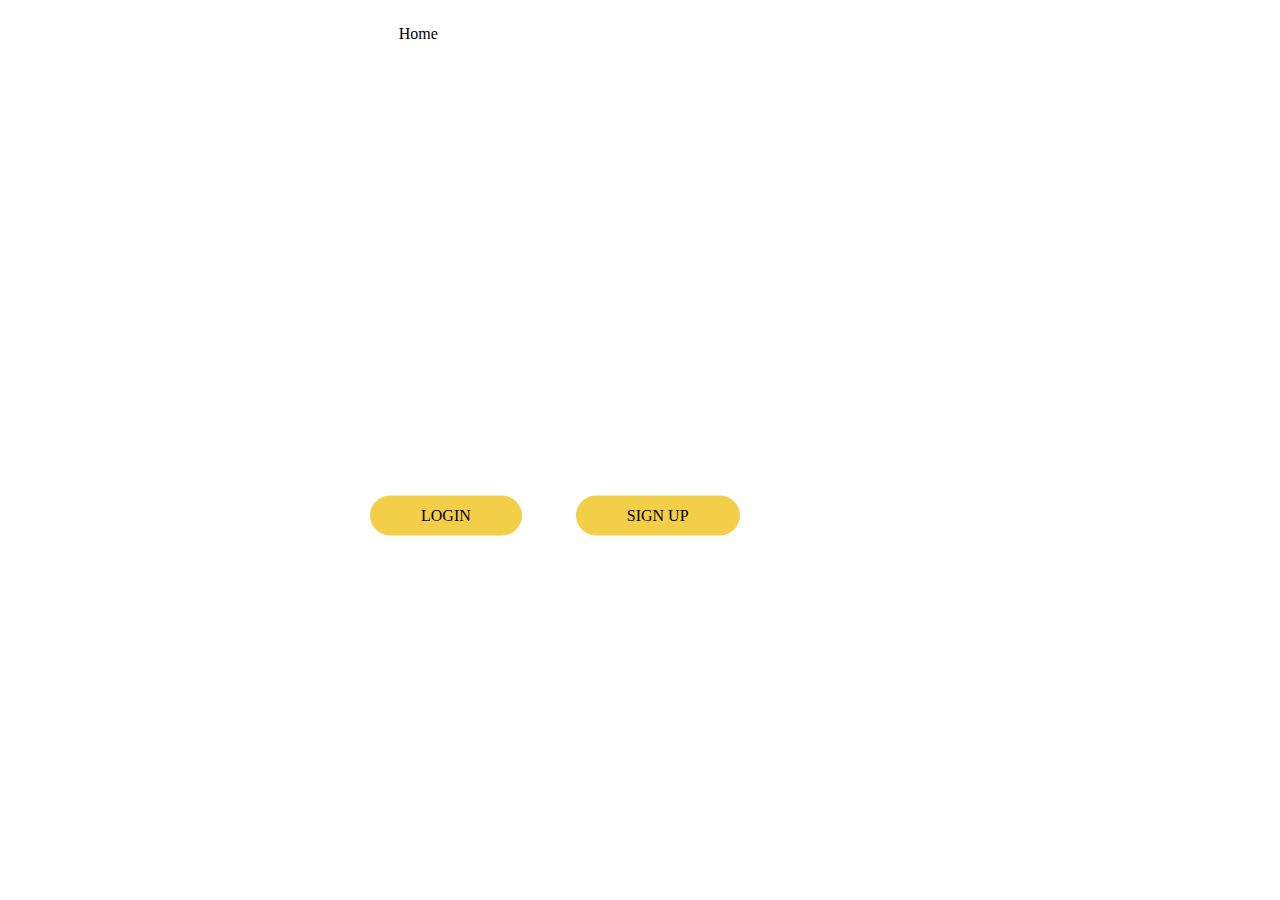
<file: index.html>
<!DOCTYPE html>
<html>

<head>
    <title>Travelling At Your finger Tips</title>
    <link rel="stylesheet" type="text/css" href="style.css">

</head>

<body>
    <header>
        <div class="main">
            <ul>
                <li class="active"><a href="#">Home</a></li>
                <li><a href="flightbooking/index.html">Flights</a></li>
                <li><a href="https://www.redbus.in/?utm_source=brand_paid&utm_medium=irctc&utm_campaign=trainsproject&utm_term=del&utm_content=1_hin">Buses</a></li>
                <li><a href="https://www.irctc.co.in/nget/train-search">Trains</a></li>
                <li class=""><a href="Hotelbooking/index.html">Hotel</a></li>
                <li class=""><a href="taxibooking/index.html">Taxi</a></li>
                <li class=""><a href="food delivery/index.html">Food</a></li>
                <li class=""><a href="OurServices/index.html">Services</a></li>
                <li class=""><a href="Aboutus/index.html">About Us</a></li>
                <li class=""><a href="contactus/index.html">Contact Us</a></li>

            </ul>
        </div>
        <div class="title">
            <h1>
                Travelling At Your finger Tips
            </h1>
            <p class="banner-btn">
                <a href="Loginform\\loginindex.html" class="active">login</a>
                <a href="Loginform\\register.html" class="active">Sign up</a>
            </p>

        </div>
    </header>
</body>

</html>
</file>
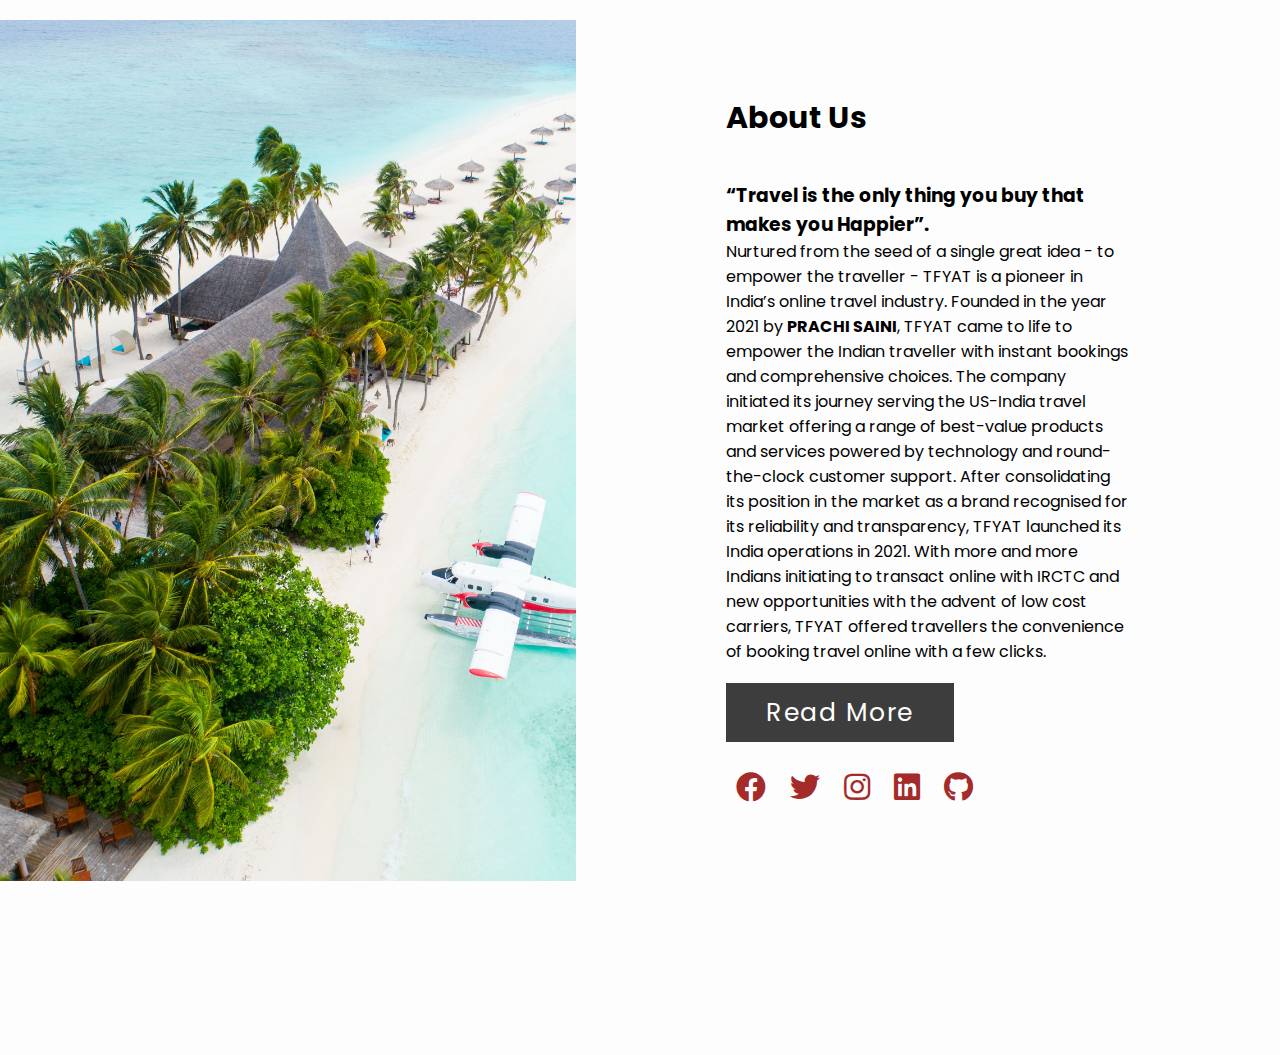
<file: Aboutus/index.html>
<html lang="en">

<head>
    <meta charset="UTF-8">
    <meta name="viewport" content="width=device-width, initial-scale=1.0">

    <title></title>
    <link rel="stylesheet" href="style.css">
    <link rel="stylesheet" href="https://pro.fontawesome.com/releases/v5.10.0/css/all.css" />
</head>

<body>
    <div class="about-section">
        <div class="inner-container">
            <h1>About Us</h1>
            <p class="text">
                <h3>“Travel is the only thing you buy that makes you Happier”.</h3>
                Nurtured from the seed of a single great idea - to empower the traveller - TFYAT is a pioneer in India’s online travel industry. Founded in the year 2021 by <b>PRACHI SAINI</b>, TFYAT came to life to empower the Indian traveller with instant
                bookings and comprehensive choices. The company initiated its journey serving the US-India travel market offering a range of best-value products and services powered by technology and round-the-clock customer support. After consolidating
                its position in the market as a brand recognised for its reliability and transparency, TFYAT launched its India operations in 2021. With more and more Indians initiating to transact online with IRCTC and new opportunities with the advent
                of low cost carriers, TFYAT offered travellers the convenience of booking travel online with a few clicks.
            </p>
            <div class="button"><a href="">Read More</a></div>
            <div class="social">
                <a href=""><i class="fab fa-facebook"></i></a>
                <a href=""><i class="fab fa-twitter"></i></a>
                <a href=""><i class="fab fa-instagram"></i></a>
                <a href=""><i class="fab fa-linkedin"></i></a>
                <a href=""><i class="fab fa-github"></i></a>
            </div>
        </div>
    </div>
</body>

</html>
</file>
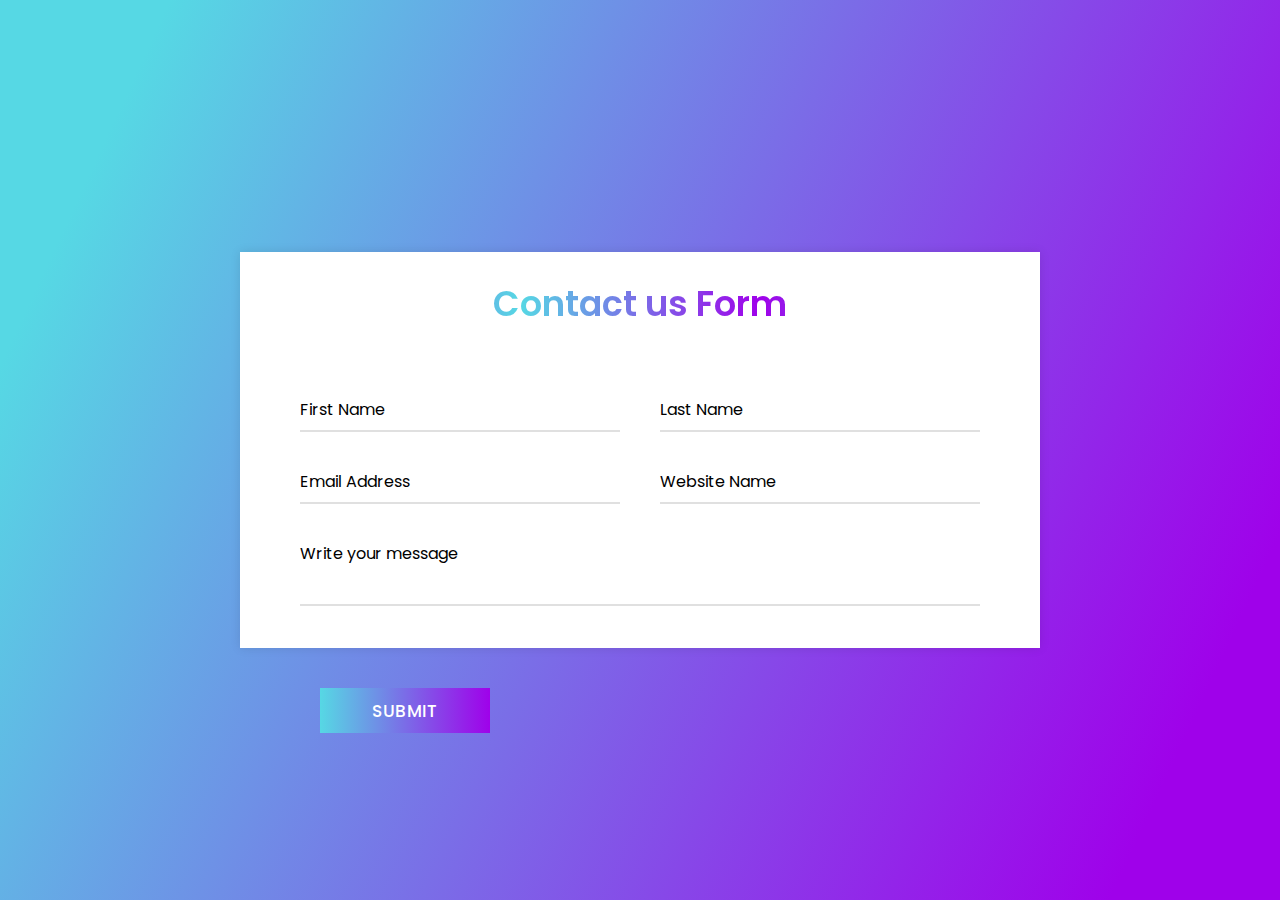
<file: contactus/index.html>
<!DOCTYPE html>

<html lang="en" dir="ltr">
  <head>
    <meta charset="utf-8">
   
    <link rel="stylesheet" href="style.css">
    <meta name="viewport" content="width=device-width, initial-scale=1.0">
  </head>
  <body>
    <div class="container">
      <div class="text">
Contact us Form</div>
<form action="#">
        <div class="form-row">
          <div class="input-data">
            <input type="text" required>
            <div class="underline">
</div>
<label for="">First Name</label>
          </div>
<div class="input-data">
            <input type="text" required>
            <div class="underline">
</div>
<label for="">Last Name</label>
          </div>
</div>
<div class="form-row">
          <div class="input-data">
            <input type="text" required>
            <div class="underline">
</div>
<label for="">Email Address</label>
          </div>
<div class="input-data">
            <input type="text" required>
            <div class="underline">
</div>
<label for="">Website Name</label>
          </div>
</div>
<div class="form-row">
          <div class="input-data textarea">

            <textarea rows="8" cols="80" required></textarea> 
            <br />
<div class="underline">
</div>
<label for="">Write your message</label>
          
        
        <br />
<div class="form-row submit-btn">
          <div class="input-data">
            <div class="inner"></div>
            <input type="submit" value="submit">
          </div>
        </div>
      </form>
    </div>

  </body>
</html>
</file>
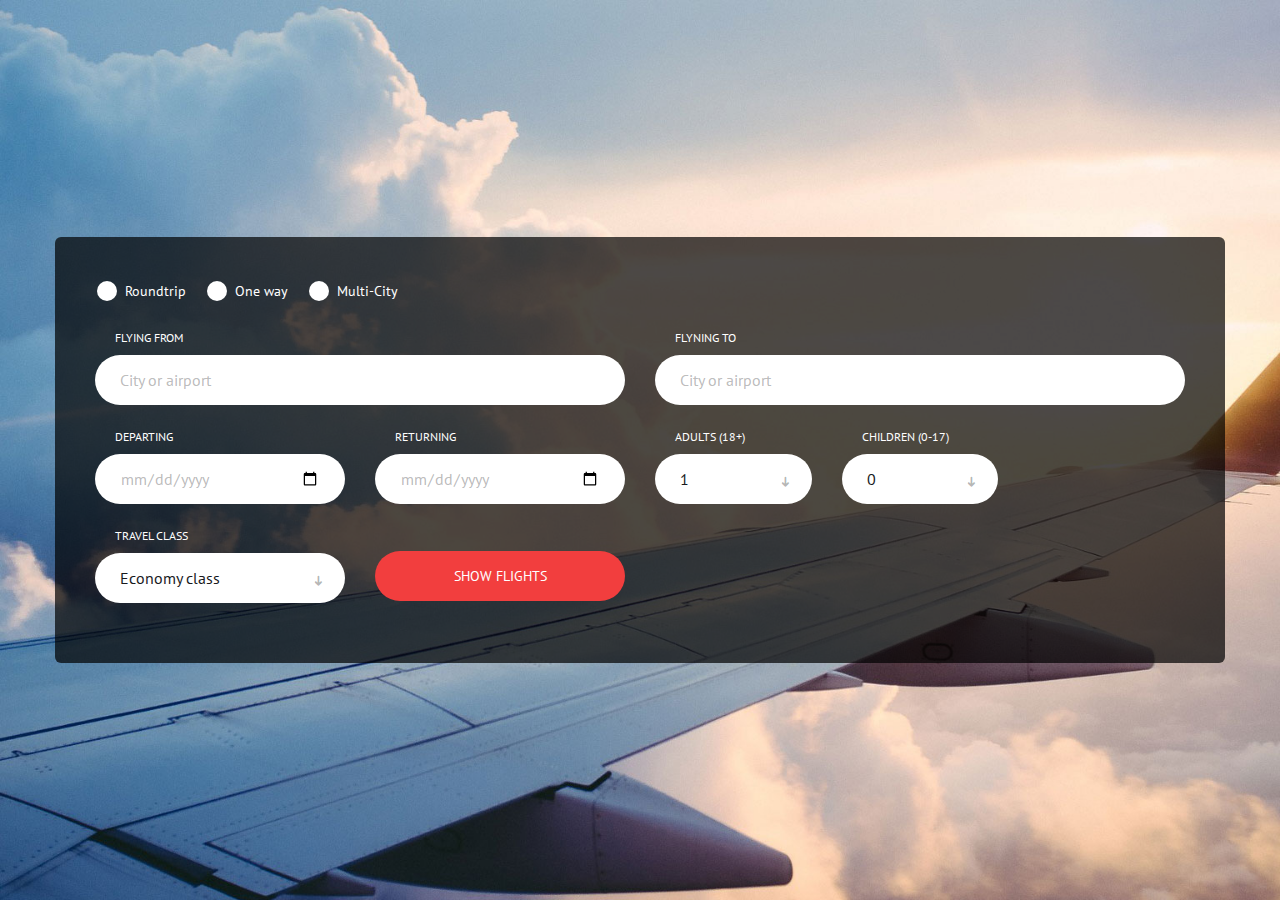
<file: flightbooking/index.html>
<!DOCTYPE html>
<html lang="en">

<head>
    <meta charset="utf-8">
    <meta http-equiv="X-UA-Compatible" content="IE=edge">
    <meta name="viewport" content="width=device-width, initial-scale=1">
    <!-- The above 3 meta tags *must* come first in the head; any other head content must come *after* these tags -->

    <title>Booking Form HTML Template</title>

    <!-- Google font -->
    <link href="https://fonts.googleapis.com/css?family=PT+Sans:400" rel="stylesheet">

    <!-- Bootstrap -->
    <link type="text/css" rel="stylesheet" href="css/bootstrap.min.css" />

    <!-- Custom stlylesheet -->
    <link type="text/css" rel="stylesheet" href="css/style.css" />



</head>

<body>
    <div id="booking" class="section">
        <div class="section-center">
            <div class="container">
                <div class="row">
                    <div class="booking-form">
                        <form>
                            <div class="form-group">
                                <div class="form-checkbox">
                                    <label for="roundtrip">
										<input type="radio" id="roundtrip" name="flight-type">
										<span></span>Roundtrip
									</label>
                                    <label for="one-way">
										<input type="radio" id="one-way" name="flight-type">
										<span></span>One way
									</label>
                                    <label for="multi-city">
										<input type="radio" id="multi-city" name="flight-type">
										<span></span>Multi-City
									</label>
                                </div>
                            </div>
                            <div class="row">
                                <div class="col-md-6">
                                    <div class="form-group">
                                        <span class="form-label">Flying from</span>
                                        <input class="form-control" type="text" placeholder="City or airport">
                                    </div>
                                </div>
                                <div class="col-md-6">
                                    <div class="form-group">
                                        <span class="form-label">Flyning to</span>
                                        <input class="form-control" type="text" placeholder="City or airport">
                                    </div>
                                </div>
                            </div>
                            <div class="row">
                                <div class="col-md-3">
                                    <div class="form-group">
                                        <span class="form-label">Departing</span>
                                        <input class="form-control" type="date" required>
                                    </div>
                                </div>
                                <div class="col-md-3">
                                    <div class="form-group">
                                        <span class="form-label">Returning</span>
                                        <input class="form-control" type="date" required>
                                    </div>
                                </div>
                                <div class="col-md-2">
                                    <div class="form-group">
                                        <span class="form-label">Adults (18+)</span>
                                        <select class="form-control">
											<option>1</option>
											<option>2</option>
											<option>3</option>
										</select>
                                        <span class="select-arrow"></span>
                                    </div>
                                </div>
                                <div class="col-md-2">
                                    <div class="form-group">
                                        <span class="form-label">Children (0-17)</span>
                                        <select class="form-control">
											<option>0</option>
											<option>1</option>
											<option>2</option>
										</select>
                                        <span class="select-arrow"></span>
                                    </div>
                                </div>
                            </div>
                            <div class="row">
                                <div class="col-md-3">
                                    <div class="form-group">
                                        <span class="form-label">Travel class</span>
                                        <select class="form-control">
											<option>Economy class</option>
											<option>Business class</option>
											<option>First class</option>
										</select>
                                        <span class="select-arrow"></span>
                                    </div>
                                </div>
                                <div class="col-md-3">
                                    <div class="form-btn">
                                        <button class="submit-btn">Show flights</button>
                                    </div>
                                </div>
                            </div>
                        </form>
                    </div>
                </div>
            </div>
        </div>
    </div>
</body>

</html>
</file>
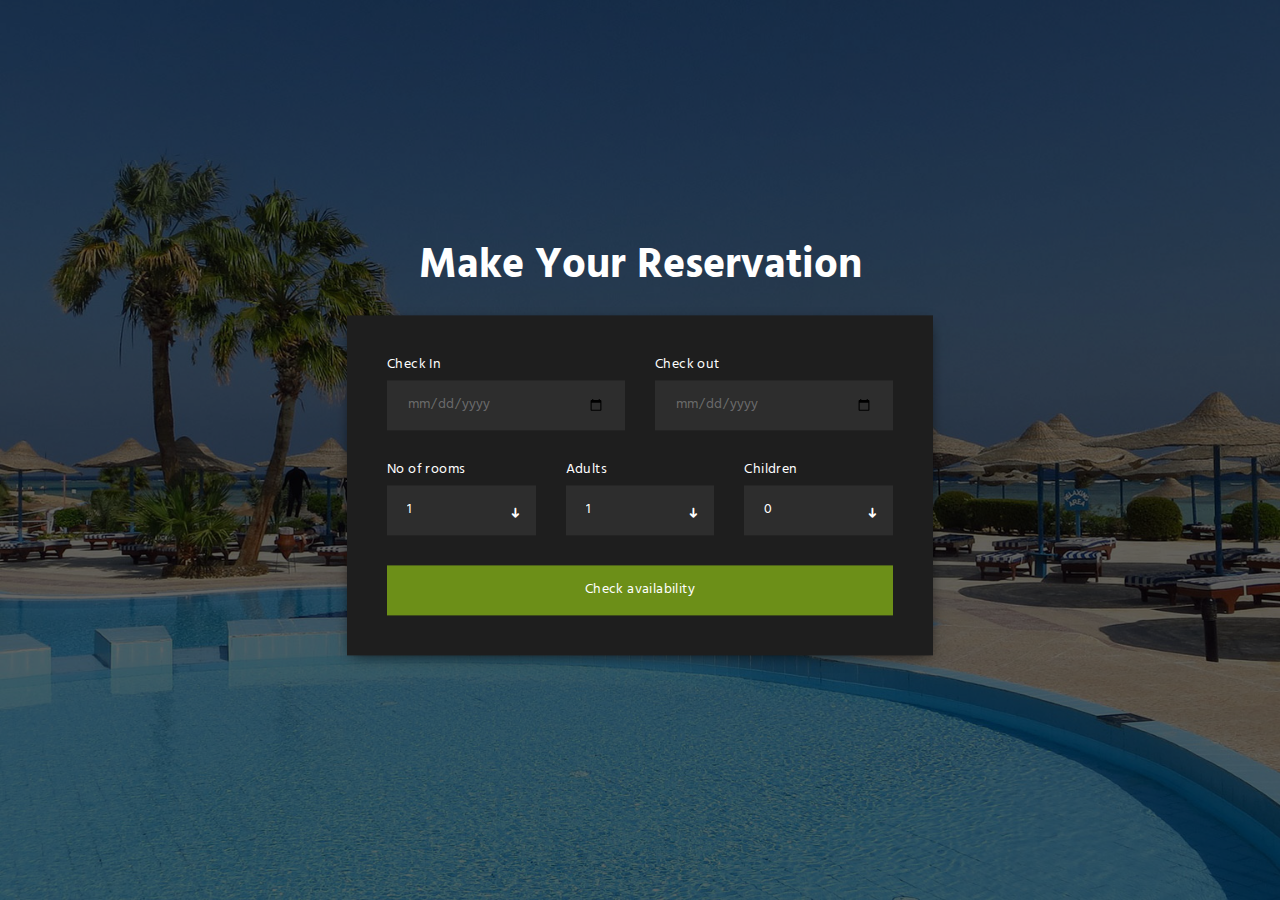
<file: Hotelbooking/index.html>
<!DOCTYPE html>
<html lang="en">

<head>
    <meta charset="utf-8">
    <meta http-equiv="X-UA-Compatible" content="IE=edge">
    <meta name="viewport" content="width=device-width, initial-scale=1">
    <!-- The above 3 meta tags *must* come first in the head; any other head content must come *after* these tags -->

    <title>Booking Form HTML Template</title>

    <!-- Google font -->
    <link href="https://fonts.googleapis.com/css?family=Hind:400,700" rel="stylesheet">

    <!-- Bootstrap -->
    <link type="text/css" rel="stylesheet" href="css/bootstrap.min.css" />

    <!-- Custom stlylesheet -->
    <link type="text/css" rel="stylesheet" href="css/style.css" />



</head>

<body>
    <div id="booking" class="section">
        <div class="section-center">
            <div class="container">
                <div class="row">
                    <div class="booking-form">
                        <div class="form-header">
                            <h1>Make your reservation</h1>
                        </div>
                        <form>
                            <div class="row">
                                <div class="col-md-6">
                                    <div class="form-group">
                                        <span class="form-label">Check In</span>
                                        <input class="form-control" type="date" required>
                                    </div>
                                </div>
                                <div class="col-md-6">
                                    <div class="form-group">
                                        <span class="form-label">Check out</span>
                                        <input class="form-control" type="date" required>
                                    </div>
                                </div>
                            </div>
                            <div class="row">
                                <div class="col-md-4">
                                    <div class="form-group">
                                        <span class="form-label">No of rooms</span>
                                        <select class="form-control">
											<option>1</option>
											<option>2</option>
											<option>3</option>
										</select>
                                        <span class="select-arrow"></span>
                                    </div>
                                </div>
                                <div class="col-md-4">
                                    <div class="form-group">
                                        <span class="form-label">Adults</span>
                                        <select class="form-control">
											<option>1</option>
											<option>2</option>
											<option>3</option>
										</select>
                                        <span class="select-arrow"></span>
                                    </div>
                                </div>
                                <div class="col-md-4">
                                    <div class="form-group">
                                        <span class="form-label">Children</span>
                                        <select class="form-control">
											<option>0</option>
											<option>1</option>
											<option>2</option>
										</select>
                                        <span class="select-arrow"></span>
                                    </div>
                                </div>
                            </div>
                            <div class="form-btn">
                                <button class="submit-btn">Check availability</button>
                            </div>
                        </form>
                    </div>
                </div>
            </div>
        </div>
    </div>
</body>

</html>
</file>
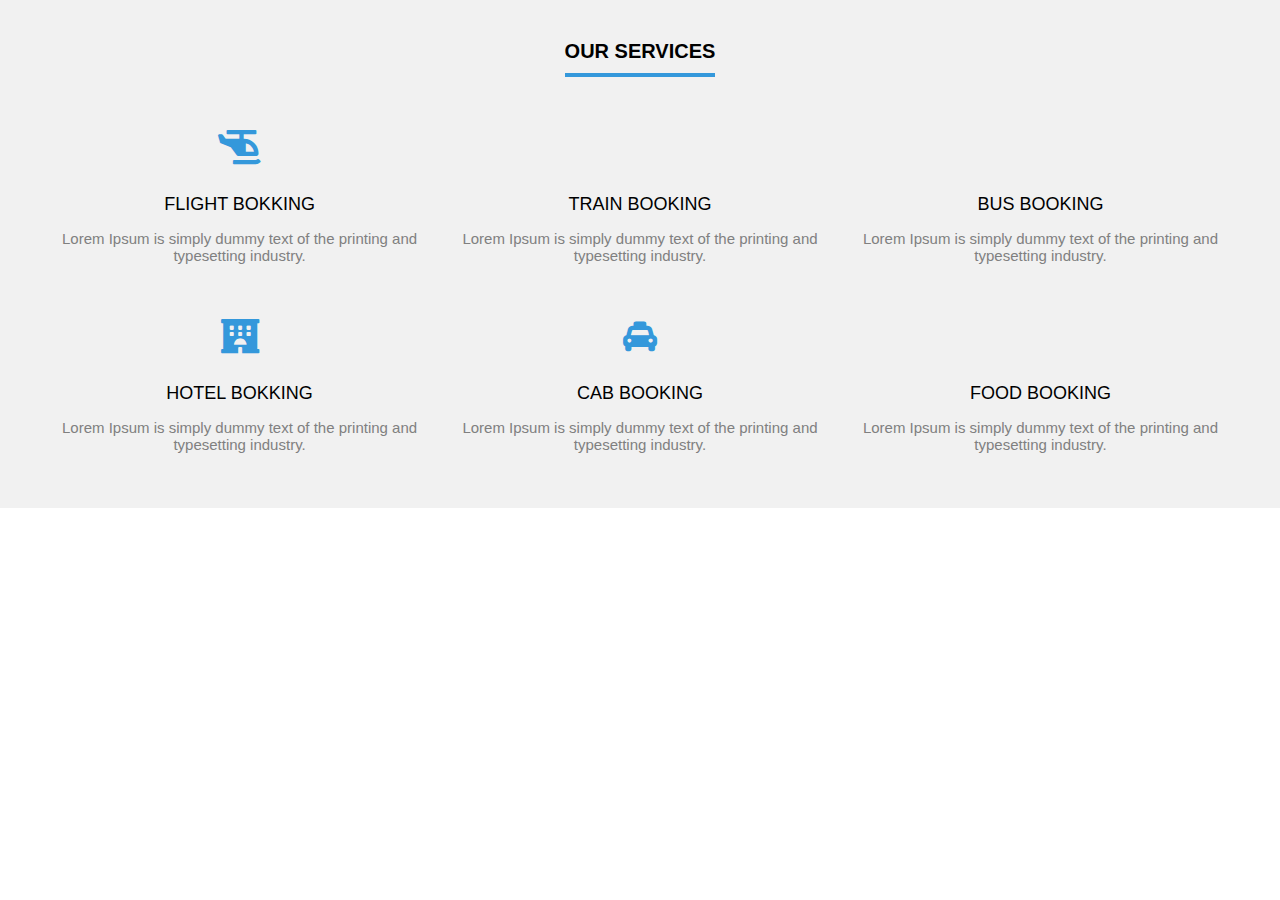
<file: OurServices/index.html>
<!DOCTYPE html>
<html lang="en" dir="ltr">

<head>
    <meta charset="utf-8">
    <title></title>
    <link rel="stylesheet" href="style.css">
    <link rel="stylesheet" href="https://use.fontawesome.com/releases/v5.3.1/css/all.css">
    <meta name="viewport" content="width=device-width, initial-scale=1.0">
</head>

<body>
    <div class="services">
        <h1>Our Services</h1>
        <div class="cen">
            <div class="service">
                <i class="fas fa-helicopter"></i>
                <h2>Flight Bokking</h2>
                <p>Lorem Ipsum is simply dummy text of the printing and typesetting industry.</p>
            </div>

            <div class="service">
                <i class="fab fa-train"></i>
                <h2>Train Booking</h2>
                <p>Lorem Ipsum is simply dummy text of the printing and typesetting industry.</p>
            </div>

            <div class="service">
                <i class="fab fa-bus-alt"></i>
                <h2>Bus Booking</h2>
                <p>Lorem Ipsum is simply dummy text of the printing and typesetting industry.</p>
            </div>

            <div class="service">
                <i class="fas fa-hotel"></i>
                <h2>Hotel Bokking</h2>
                <p>Lorem Ipsum is simply dummy text of the printing and typesetting industry.</p>
            </div>

            <div class="service">
                <i class="fas fa-taxi"></i>
                <h2>Cab Booking</h2>
                <p>Lorem Ipsum is simply dummy text of the printing and typesetting industry.</p>
            </div>

            <div class="service">
                <i class="far fa-magic"></i>
                <h2>Food Booking</h2>
                <p>Lorem Ipsum is simply dummy text of the printing and typesetting industry.</p>
            </div>
        </div>
    </div>
</body>

</html>
</file>
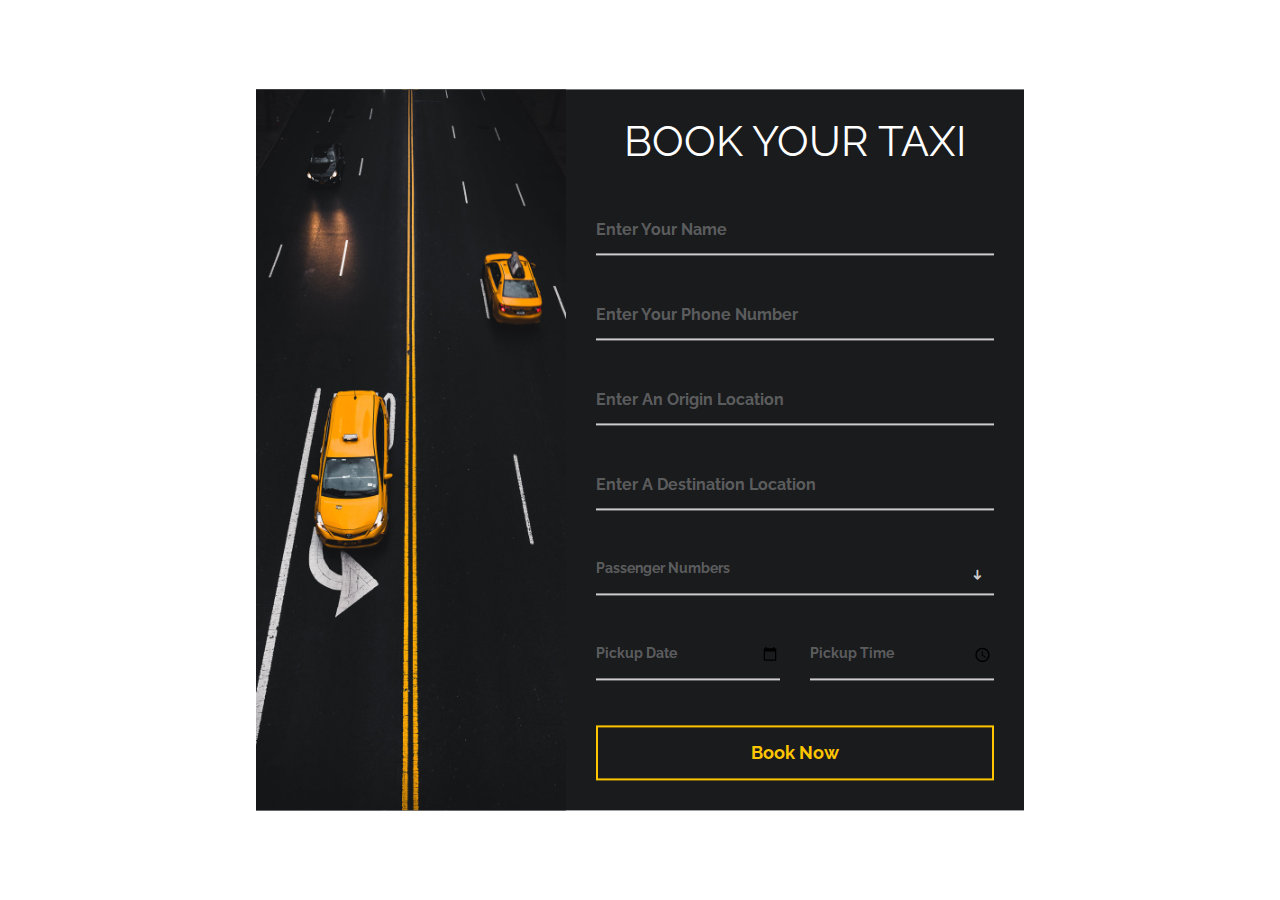
<file: taxibooking/index.html>
<!DOCTYPE html>
<html lang="en">

<head>
    <meta charset="utf-8">
    <meta http-equiv="X-UA-Compatible" content="IE=edge">
    <meta name="viewport" content="width=device-width, initial-scale=1">
    <!-- The above 3 meta tags *must* come first in the head; any other head content must come *after* these tags -->

    <title>Booking Form HTML Template</title>

    <!-- Google font -->
    <link href="https://fonts.googleapis.com/css?family=Raleway:400,700" rel="stylesheet">

    <!-- Bootstrap -->
    <link type="text/css" rel="stylesheet" href="css/bootstrap.min.css" />

    <!-- Custom stlylesheet -->
    <link type="text/css" rel="stylesheet" href="css/style.css" />


</head>

<body>
    <div id="booking" class="section">
        <div class="section-center">
            <div class="container">
                <div class="row">
                    <div class="booking-form">
                        <div class="booking-bg"></div>
                        <form>
                            <div class="form-header">
                                <h2>Book Your Taxi</h2>
                            </div>
                            <div class="form-group">
                                <input class="form-control" type="text" placeholder="Enter your Name">
                                <span class="form-label">Name</span>
                            </div>
                            <div class="form-group">
                                <input class="form-control" type="tel" placeholder="Enter your Phone number">
                                <span class="form-label">Phone</span>
                            </div>
                            <div class="form-group">
                                <input class="form-control" type="tel" placeholder="Enter an origin location">
                                <span class="form-label">Pickup Location</span>
                            </div>
                            <div class="form-group">
                                <input class="form-control" type="tel" placeholder="Enter a destination location">
                                <span class="form-label">Destination Location</span>
                            </div>
                            <div class="form-group">
                                <select class="form-control" required>
									<option value="" label="&nbsp;" selected hidden></option>
									<option>1</option>
									<option>2</option>
									<option>3</option>
								</select>
                                <span class="select-arrow"></span>
                                <span class="form-label">Passenger Numbers</span>
                            </div>
                            <div class="row">
                                <div class="col-md-6">
                                    <div class="form-group">
                                        <input class="form-control" type="date" required>
                                        <span class="form-label">Pickup Date</span>
                                    </div>
                                </div>
                                <div class="col-md-6">
                                    <div class="form-group">
                                        <input class="form-control" type="time" required>
                                        <span class="form-label">Pickup Time</span>
                                    </div>
                                </div>
                            </div>
                            <div class="form-btn">
                                <button class="submit-btn">Book Now</button>
                            </div>
                        </form>
                    </div>
                </div>
            </div>
        </div>
    </div>

    <script src="js/jquery.min.js"></script>
    <script>
        $('.form-control').each(function() {
            floatedLabel($(this));
        });

        $('.form-control').on('input', function() {
            floatedLabel($(this));
        });

        function floatedLabel(input) {
            var $field = input.closest('.form-group');
            if (input.val()) {
                $field.addClass('input-not-empty');
            } else {
                $field.removeClass('input-not-empty');
            }
        }
    </script>

</body>

</html>
</file>
<file: Aboutus/style.css>
@import url("https://fonts.googleapis.com/css2?family=Poppins:wght@200&display=swap");
* {
    margin: 0;
    padding: 0;
    font-family: "Poppins", sans-serif;
    box-sizing: border-box;
}

body {
    min-height: 100vh;
    display: flex;
    align-items: center;
    justify-content: center;
    background-color: #f1f1f1;
}

.about-section {
    background: url(pic.jpg) no-repeat left;
    background-size: 55%;
    background-color: #fdfdfd;
    overflow: hidden;
    padding: 100px 0;
}

.inner-container {
    width: 55%;
    float: right;
    background-color: #fdfdfd;
    padding: 150px;
}

.inner-container h1 {
    margin-bottom: 30px;
    font-size: 30px;
    font-weight: 2000;
}

.text {
    font-family: 'Lucida Sans', 'Lucida Sans Regular', 'Lucida Grande', 'Lucida Sans Unicode', Geneva, Verdana, sans-serif;
    font-size: 18px;
    color: #545454;
    line-height: 30px;
    text-align: justify;
    margin-bottom: 40px;
}

.about-section .inner-container .button {
    margin-top: 30px;
}

.about-section .inner-container .button a {
    background-color: #3d3d3d;
    padding: 12px 40px;
    text-decoration: none;
    color: #fff;
    font-size: 25px;
    letter-spacing: 1.5px;
}

.about-section .inner-container .button a:hover {
    background-color: #a52a2a;
    color: #fff;
}

.about-section .inner-container .social {
    margin-top: 40px;
}

.about-section .inner-container .social i {
    color: #a52a2a;
    font-size: 30px;
    padding: 0px 10px;
}

.about-section .inner-container .social i:hover {
    color: #3d3d3d;
}

@media screen and (max-width:1200px) {
    .inner-container {
        padding: 80px;
    }
}

@media screen and (max-width:1000px) {
    .about-section {
        background-size: 100%;
        padding: 100px 40px;
    }
    .inner-container {
        width: 100%;
    }
}

@media screen and (max-width:600px) {
    .about-section {
        padding: 0;
    }
    .inner-container {
        padding: 60px;
    }
}
</file>
<file: contactus/style.css>
@import url('https://fonts.googleapis.com/css?family=Poppins:400,500,600,700&display=swap');
* {
    margin: 0;
    padding: 0;
    outline: none;
    box-sizing: border-box;
    font-family: 'Poppins', sans-serif;
}

body {
    display: flex;
    align-items: center;
    justify-content: center;
    min-height: 100vh;
    padding: 40px;
    background: linear-gradient(115deg, #56d8e4 10%, #9f01ea 90%);
}

.container {
    max-width: 800px;
    background: #fff;
    width: 800px;
    padding: 25px 40px 10px 40px;
    box-shadow: 0px 0px 10px rgba(0, 0, 0, 0.1);
}

.container .text {
    text-align: center;
    font-size: 35px;
    font-weight: 600;
    background: -webkit-linear-gradient(right, #56d8e4, #9f01ea, #56d8e4, #9f01ea);
    -webkit-background-clip: text;
    -webkit-text-fill-color: transparent;
}

.container form {
    padding: 30px 0 0 0;
}

.container form .form-row {
    display: flex;
    margin: 32px 0;
}

form .form-row .input-data {
    width: 100%;
    height: 40px;
    margin: 0 20px;
    position: relative;
}

form .form-row .textarea {
    height: 70px;
}

.input-data input,
.textarea textarea {
    display: block;
    width: 100%;
    height: 100%;
    border: none;
    font-size: 17px;
    border-bottom: 2px solid rgba(0, 0, 0, 0.12);
}

.input-data input:focus~label,
.textarea textarea:focus~label,
.input-data input:valid~label,
.textarea textarea:valid~label {
    transform: translateY(-20px);
    font-size: 14px;
    color: #3498db;
}

.textarea textarea {
    resize: none;
    padding-top: 10px;
}

.input-data label {
    position: absolute;
    pointer-events: none;
    bottom: 10px;
    font-size: 16px;
    transition: all 0.3s ease;
}

.textarea label {
    width: 100%;
    bottom: 40px;
    background: #fff;
}

.input-data .underline {
    position: absolute;
    bottom: 0;
    height: 2px;
    width: 100%;
}

.input-data .underline:before {
    position: absolute;
    content: "";
    height: 2px;
    width: 100%;
    background: #3498db;
    transform: scaleX(0);
    transform-origin: center;
    transition: transform 0.3s ease;
}

.input-data input:focus~.underline:before,
.input-data input:valid~.underline:before,
.textarea textarea:focus~.underline:before,
.textarea textarea:valid~.underline:before {
    transform: scale(1);
}

.submit-btn .input-data {
    overflow: hidden;
    height: 45px!important;
    width: 25%!important;
}

.submit-btn .input-data .inner {
    height: 100%;
    width: 300%;
    position: absolute;
    left: -100%;
    background: -webkit-linear-gradient(right, #56d8e4, #9f01ea, #56d8e4, #9f01ea);
    transition: all 0.4s;
}

.submit-btn .input-data:hover .inner {
    left: 0;
}

.submit-btn .input-data input {
    background: none;
    border: none;
    color: #fff;
    font-size: 17px;
    font-weight: 500;
    text-transform: uppercase;
    letter-spacing: 1px;
    cursor: pointer;
    position: relative;
    z-index: 2;
}

@media (max-width: 700px) {
    .container .text {
        font-size: 30px;
    }
    .container form {
        padding: 10px 0 0 0;
    }
    .container form .form-row {
        display: block;
    }
    form .form-row .input-data {
        margin: 35px 0!important;
    }
    .submit-btn .input-data {
        width: 40%!important;
    }
}
</file>
<file: flightbooking/css/style.css>
.section {
	position: relative;
	height: 100vh;
}

.section .section-center {
	position: absolute;
	top: 50%;
	left: 0;
	right: 0;
	-webkit-transform: translateY(-50%);
	transform: translateY(-50%);
}

#booking {
	font-family: 'PT Sans', sans-serif;
	background-image: url('../img/background.jpg');
	background-size: cover;
	background-position: center;
}

.booking-form {
	background: rgba(0, 0, 0, 0.7);
	padding: 40px;
	border-radius: 6px;
}

.booking-form .form-group {
	position: relative;
	margin-bottom: 20px;
}

.booking-form .form-control {
	background-color: #fff;
	height: 50px;
	color: #191a1e;
	border: none;
	font-size: 16px;
	font-weight: 400;
	-webkit-box-shadow: none;
	box-shadow: none;
	border-radius: 40px;
	padding: 0px 25px;
}

.booking-form .form-control::-webkit-input-placeholder {
	color: rgba(82, 82, 84, 0.4);
}

.booking-form .form-control:-ms-input-placeholder {
	color: rgba(82, 82, 84, 0.4);
}

.booking-form .form-control::placeholder {
	color: rgba(82, 82, 84, 0.4);
}

.booking-form input[type="date"].form-control:invalid {
	color: rgba(82, 82, 84, 0.4);
}

.booking-form select.form-control {
	-webkit-appearance: none;
	-moz-appearance: none;
	appearance: none;
}

.booking-form select.form-control+.select-arrow {
	position: absolute;
	right: 10px;
	bottom: 6px;
	width: 32px;
	line-height: 32px;
	height: 32px;
	text-align: center;
	pointer-events: none;
	color: rgba(0, 0, 0, 0.3);
	font-size: 14px;
}

.booking-form select.form-control+.select-arrow:after {
	content: '\279C';
	display: block;
	-webkit-transform: rotate(90deg);
	transform: rotate(90deg);
}

.booking-form .form-label {
	display: block;
	margin-left: 20px;
	margin-bottom: 5px;
	font-weight: 400;
	text-transform: uppercase;
	line-height: 24px;
	height: 24px;
	font-size: 12px;
	color: #fff;
}

.booking-form .form-checkbox input {
	position: absolute !important;
	margin-left: -9999px !important;
	visibility: hidden !important;
}

.booking-form .form-checkbox label {
	position: relative;
	padding-top: 4px;
	padding-left: 30px;
	font-weight: 400;
	color: #fff;
}

.booking-form .form-checkbox label+label {
	margin-left: 15px;
}

.booking-form .form-checkbox input+span {
	position: absolute;
	left: 2px;
	top: 4px;
	width: 20px;
	height: 20px;
	background: #fff;
	border-radius: 50%;
}

.booking-form .form-checkbox input+span:after {
	content: '';
	position: absolute;
	top: 50%;
	left: 50%;
	width: 0px;
	height: 0px;
	border-radius: 50%;
	background-color: #f23e3e;
	-webkit-transition: 0.2s all;
	transition: 0.2s all;
	-webkit-transform: translate(-50%, -50%);
	transform: translate(-50%, -50%);
}

.booking-form .form-checkbox input:not(:checked)+span:after {
	opacity: 0;
}

.booking-form .form-checkbox input:checked+span:after {
	opacity: 1;
	width: 10px;
	height: 10px;
}

.booking-form .form-btn {
	margin-top: 27px;
}

.booking-form .submit-btn {
	color: #fff;
	background-color: #f23e3e;
	font-weight: 400;
	height: 50px;
	font-size: 14px;
	border: none;
	width: 100%;
	border-radius: 40px;
	text-transform: uppercase;
	-webkit-transition: 0.2s all;
	transition: 0.2s all;
}

.booking-form .submit-btn:hover,
.booking-form .submit-btn:focus {
	opacity: 0.9;
}
</file>
<file: Hotelbooking/css/style.css>
.section {
	position: relative;
	height: 100vh;
}

.section .section-center {
	position: absolute;
	top: 50%;
	left: 0;
	right: 0;
	-webkit-transform: translateY(-50%);
	transform: translateY(-50%);
}

#booking {
	font-family: 'Hind', sans-serif;
	background-image: url('../img/background.jpg');
	background-size: cover;
	background-position: center;
}

#booking::before {
	content: '';
	position: absolute;
	left: 0;
	right: 0;
	bottom: 0;
	top: 0;
	background: rgba(0, 0, 0, 0.6);
}

.booking-form {
	max-width: 586px;
	width: 100%;
	margin: auto;
}

.booking-form .form-header {
	text-align: center;
	margin-bottom: 25px;
}

.booking-form .form-header h1 {
	font-size: 42px;
	color: #fff;
	margin-top: 0;
	margin-bottom: 0px;
	font-weight: 700;
	text-transform: capitalize;
}

.booking-form>form {
	background-color: #1e1e1e;
	padding: 40px;
	-webkit-box-shadow: 0px 5px 15px -5px rgba(0, 0, 0, 0.8);
	box-shadow: 0px 5px 15px -5px rgba(0, 0, 0, 0.8);
}

.booking-form .form-group {
	position: relative;
	margin-bottom: 30px;
}

.booking-form .form-control {
	background-color: #2d2d2d;
	height: 50px;
	padding: 0px 20px;
	border: none;
	-webkit-box-shadow: none;
	box-shadow: none;
	border-radius: 0px;
	color: #fff;
}

.booking-form .form-control::-webkit-input-placeholder {
	color: rgba(255, 255, 255, 0.3);
}

.booking-form .form-control:-ms-input-placeholder {
	color: rgba(255, 255, 255, 0.3);
}

.booking-form .form-control::placeholder {
	color: rgba(255, 255, 255, 0.3);
}

.booking-form input[type="date"].form-control:invalid {
	color: rgba(255, 255, 255, 0.3);
}

.booking-form select.form-control {
	-webkit-appearance: none;
	-moz-appearance: none;
	appearance: none;
}

.booking-form select.form-control+.select-arrow {
	position: absolute;
	right: 6px;
	bottom: 6px;
	width: 32px;
	line-height: 32px;
	height: 32px;
	text-align: center;
	pointer-events: none;
	color: #fff;
	font-size: 14px;
}

.booking-form select.form-control+.select-arrow:after {
	content: '\279C';
	display: block;
	-webkit-transform: rotate(90deg);
	transform: rotate(90deg);
}

.booking-form .form-label {
	color: #fff;
	font-size: 14px;
	font-weight: 400;
	margin-bottom: 5px;
	display: inline-block;
	letter-spacing: 0.4px;
}

.booking-form .submit-btn {
	color: #fff;
	background-color: #6c8f18;
	font-weight: 400;
	height: 50px;
	border: none;
	width: 100%;
	display: block;
	letter-spacing: 0.4px;
}
</file>
<file: OurServices/style.css>
body{
  margin: 0;
  padding: 0;
  font-family: "montserrat",sans-serif;
}
.services{
  background: #f1f1f1;
  text-align: center;
}
.services h1{
  display: inline-block;
  text-transform: uppercase;
  border-bottom: 4px solid #3498db;
  font-size: 20px;
  padding-bottom: 10px;
  margin-top: 40px;
}
.cen{
  max-width: 1200px;
  margin: auto;
  overflow: hidden;
  padding: 20px;
}
.service{
  display: inline-block;
  width: calc(100% / 3);
  margin: 0 -2px;
  padding: 20px;
  box-sizing: border-box;
  cursor: pointer;
  transition: 0.4s;
}
.service:hover{
  background: #ddd;
}
.service i{
  color: #3498db;
  font-size: 34px;
  margin-bottom: 30px;
}
.service h2{
  font-size: 18px;
  text-transform: uppercase;
  font-weight: 500;
  margin: 0;
}
.service p{
  color: gray;
  font-size: 15px;
  font-weight: 500;
}
@media screen and (max-width: 800px) {
  .service{
    width: 50%;
  }
}
@media screen and (max-width: 500px) {
  .service{
    width: 100%;
  }
}
</file>
<file: taxibooking/css/style.css>
.section {
	position: relative;
	height: 100vh;
}

.section .section-center {
	position: absolute;
	top: 50%;
	left: 0;
	right: 0;
	-webkit-transform: translateY(-50%);
	transform: translateY(-50%);
}

#booking {
	font-family: 'Raleway', sans-serif;
}

.booking-form {
	position: relative;
	max-width: 768px;
	width: 100%;
	margin: auto;
	background: #1a1b1d;
}

.booking-form>.booking-bg {
	position: absolute;
	left: 0px;
	top: 0px;
	bottom: 0px;
	width: 310px;
	background-image: url('../img/background.jpg');
	background-size: cover;
	background-position: center;
}

.booking-form>form {
	margin-left: 310px;
	padding: 30px;
}

.booking-form .form-header {
	margin-bottom: 25px;
}

.booking-form .form-header h2 {
	margin: 0;
	font-weight: 400;
	color: #fff;
	font-size: 42px;
	text-transform: uppercase;
	text-align: center;
}

.booking-form .form-group {
	position: relative;
	margin-bottom: 20px;
}

.booking-form .form-control {
	background-color: transparent;
	height: 65px;
	padding: 0px;
	padding-top: 15px;
	border-radius: 0px;
	-webkit-transition: 0.2s;
	transition: 0.2s;
	color: #fff;
	border: 0px;
	font-size: 16px;
	font-weight: 700;
	-webkit-box-shadow: none;
	box-shadow: none;
	text-transform: capitalize;
	border-bottom: 2px solid #cecccd;
}

.booking-form .form-control::-webkit-input-placeholder {
	color: rgba(255, 255, 255, 0.3);
}

.booking-form .form-control:-ms-input-placeholder {
	color: rgba(255, 255, 255, 0.3);
}

.booking-form .form-control::placeholder {
	color: rgba(255, 255, 255, 0.3);
}

.booking-form input[type="date"].form-control:invalid,
.booking-form input[type="time"].form-control:invalid {
	color: rgba(255, 255, 255, 0.3);
}

.booking-form select.form-control {
	-webkit-appearance: none;
	-moz-appearance: none;
	appearance: none;
}

.booking-form select.form-control option {
	color: #1a1b1d;
}

.booking-form select.form-control+.select-arrow {
	position: absolute;
	right: 0px;
	bottom: 4px;
	width: 32px;
	line-height: 32px;
	height: 32px;
	text-align: center;
	pointer-events: none;
}

.booking-form select.form-control+.select-arrow:after {
	content: '\279C';
	display: block;
	-webkit-transform: rotate(90deg);
	transform: rotate(90deg);
	color: #cecccd;
	font-size: 14px;
}

.booking-form select.form-control~.form-label {
	opacity: 1;
	color: rgba(255, 255, 255, 0.3);
}

.booking-form .form-label {
	color: #ffc600;
	font-weight: 700;
	line-height: 24px;
	height: 24px;
	font-size: 14px;
	position: absolute;
	left: 0;
	top: 26px;
	opacity: 0;
	text-transform: capitalize;
	pointer-events: none;
	-webkit-transition: 0.2s all;
	transition: 0.2s all;
}

.booking-form .form-group:not(.input-not-empty) .form-control:not(:focus) {
	color: transparent;
}

.booking-form input[type="date"].form-control+.form-label,
.booking-form input[type="time"].form-control+.form-label {
	color: rgba(255, 255, 255, 0.3);
	opacity: 1;
}

.booking-form input[type="date"].form-control:focus+.form-label,
.booking-form input[type="time"].form-control:focus+.form-label {
	opacity: 1;
	top: 0px;
	color: #ffc600 !important;
}

.booking-form .form-group.input-not-empty .form-label {
	opacity: 1;
	top: 0px;
	color: #ffc600 !important;
}

.booking-form .form-btn {
	margin-top: 25px;
}

.booking-form .submit-btn {
	color: #ffc600;
	background-color: #1a1b1d;
	font-weight: 700;
	height: 55px;
	padding: 10px 35px;
	font-size: 18px;
	border-radius: 0px;
	width: 100%;
	border: 2px solid #ffc600;
}

@media only screen and (max-width: 480px) {
	.booking-form>.booking-bg {
		display: none;
	}
	.booking-form>form {
		margin-left: 0px;
	}
}
</file>
<file: style.css>
* {
    margin: 0;
    padding: 0;
    font-family: Century Gothic;
}

header {
    height: 100vh;
    animation: animate 16s ease-in-out infinite;
    background-size: cover;
    background-position: center;
}

@keyframes animate {
    0%,
    100% {
        background-image: linear-gradient(rgba(0, 0, 0, 0.5), rgba(0, 0, 0, 0.5)), url(image\\A1.jpg);
    }
    20% {
        background-image: linear-gradient(rgba(0, 0, 0, 0.5), rgba(0, 0, 0, 0.5)), url(image\\B3.jpg);
    }
    40% {
        background-image: linear-gradient(rgba(0, 0, 0, 0.5), rgba(0, 0, 0, 0.5)), url(image\\T1.jpg);
    }
    60% {
        background-image: linear-gradient(rgba(0, 0, 0, 0.5), rgba(0, 0, 0, 0.5)), url(image\\A2.jpg);
    }
    80% {
        background-image: linear-gradient(rgba(0, 0, 0, 0.5), rgba(0, 0, 0, 0.5)), url(image\\T3.jpg);
    }
}

ul {
    float: right;
    list-style-type: none;
    margin-top: 25px;
}

ul li {
    display: inline-block;
}

ul li a {
    text-decoration: none;
    color: #fff;
    padding: 5px 20px;
    border: 1px solid transparent;
    transition: 0.6s ease;
}

ul li a:hover {
    background-color: #fff;
    color: #000;
}

ul li.active a {
    background-color: #fff;
    color: #000;
}

.main {
    max-width: 1300px;
    margin: auto;
}

.title {
    position: absolute;
    top: 50%;
    left: 50%;
    transform: translate(-50%, -50%);
}

.title h1 {
    color: #fff;
    font-size: 50px;
}

.banner-btn a {
    border: 1px solid #fff;
    border-radius: 50px;
    text-transform: uppercase;
    text-decoration: none;
    padding: 10px 50px;
    display: inline-block;
    margin-top: 15px;
    margin-left: 50px;
    color: #fff;
}

.banner-btn a.active {
    background-color: #f3ce49;
    border-color: #f3ce49;
    color: rgb(0, 0, 0);
}
</file>
